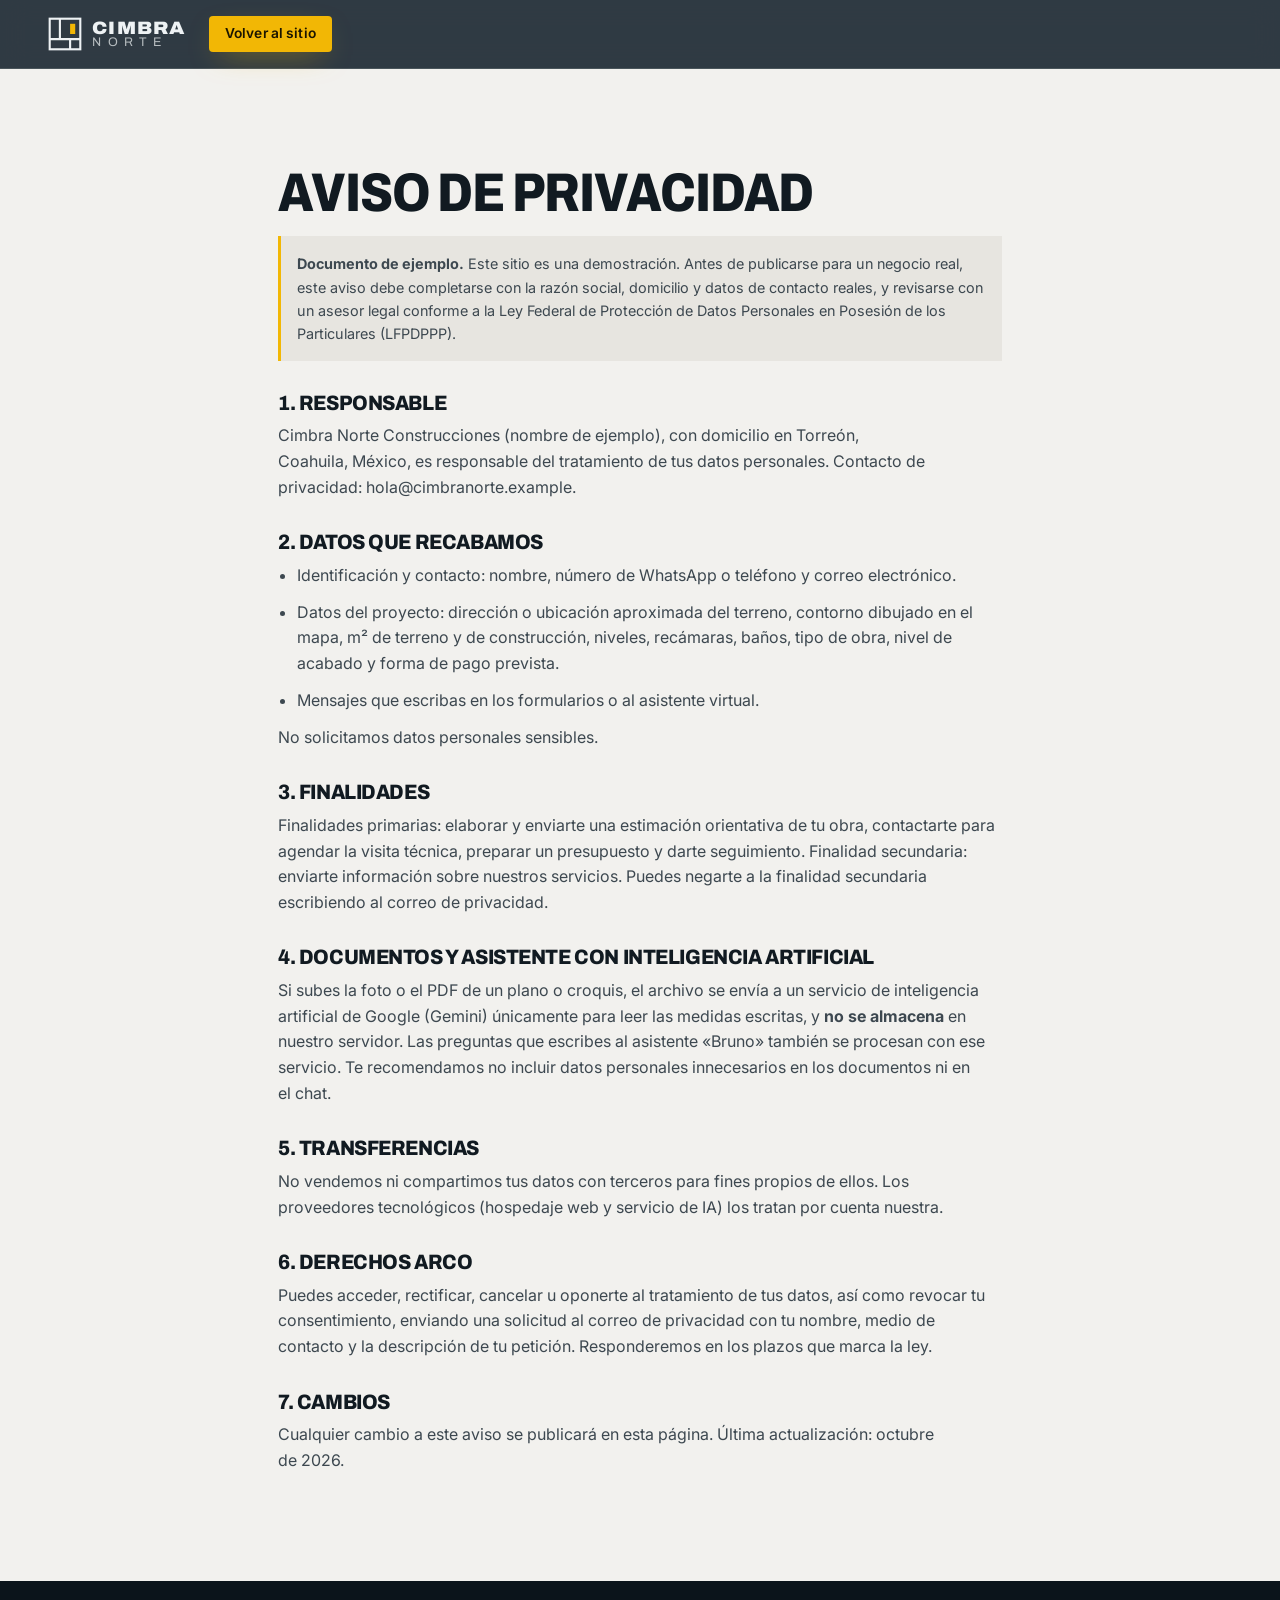
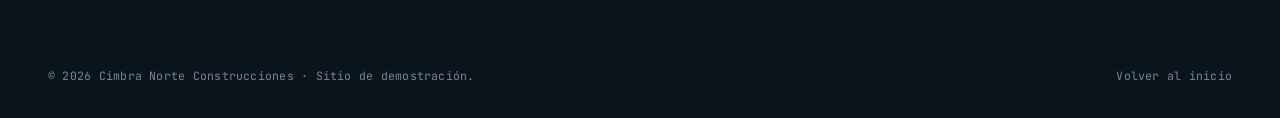
<file: aviso-de-privacidad.html>
<!DOCTYPE html>
<html lang="es-MX">
<head>
<meta charset="UTF-8">
<meta name="viewport" content="width=device-width, initial-scale=1">
<title>Aviso de privacidad | Cimbra Norte Construcciones</title>
<meta name="robots" content="noindex">
<link rel="icon" href="assets/favicon.svg" type="image/svg+xml">
<link rel="preconnect" href="https://fonts.googleapis.com">
<link rel="preconnect" href="https://fonts.gstatic.com" crossorigin>
<link rel="stylesheet" href="https://fonts.googleapis.com/css2?family=Archivo:wdth,wght@62..125,300..900&family=Inter:wght@400;500;600;700&family=JetBrains+Mono:wght@400;500&display=swap">
<link rel="stylesheet" href="styles.css?v=20261017">
</head>
<body>
<header class="nav"><div class="wrap nav-in"><a class="logo" href="index.html"><svg class="logo-mark" viewBox="0 0 40 40" aria-hidden="true"><rect x="2" y="2" width="36" height="36" fill="none" stroke="currentColor" stroke-width="2.5"/><path d="M2 26h36M14 26V2M26 38V26" stroke="currentColor" stroke-width="2.5"/><rect x="26" y="8" width="6" height="12" fill="#F2B705"/></svg><span class="logo-text"><b>CIMBRA</b><i>NORTE</i></span></a><a class="btn btn-accent btn-sm nav-cta" href="index.html#cotizador">Volver al sitio</a></div></header>
<main class="wrap legal">
  <h1>Aviso de privacidad</h1>
  <p class="legal-note"><b>Documento de ejemplo.</b> Este sitio es una demostración. Antes de publicarse para un negocio real, este aviso debe completarse con la razón social, domicilio y datos de contacto reales, y revisarse con un asesor legal conforme a la Ley Federal de Protección de Datos Personales en Posesión de los Particulares (LFPDPPP).</p>

  <h2>1. Responsable</h2>
  <p>Cimbra Norte Construcciones (nombre de ejemplo), con domicilio en Torreón, Coahuila, México, es responsable del tratamiento de tus datos personales. Contacto de privacidad: hola@cimbranorte.example.</p>

  <h2>2. Datos que recabamos</h2>
  <ul>
    <li>Identificación y contacto: nombre, número de WhatsApp o teléfono y correo electrónico.</li>
    <li>Datos del proyecto: dirección o ubicación aproximada del terreno, contorno dibujado en el mapa, m² de terreno y de construcción, niveles, recámaras, baños, tipo de obra, nivel de acabado y forma de pago prevista.</li>
    <li>Mensajes que escribas en los formularios o al asistente virtual.</li>
  </ul>
  <p>No solicitamos datos personales sensibles.</p>

  <h2>3. Finalidades</h2>
  <p>Finalidades primarias: elaborar y enviarte una estimación orientativa de tu obra, contactarte para agendar la visita técnica, preparar un presupuesto y darte seguimiento. Finalidad secundaria: enviarte información sobre nuestros servicios. Puedes negarte a la finalidad secundaria escribiendo al correo de privacidad.</p>

  <h2>4. Documentos y asistente con inteligencia artificial</h2>
  <p>Si subes la foto o el PDF de un plano o croquis, el archivo se envía a un servicio de inteligencia artificial de Google (Gemini) únicamente para leer las medidas escritas, y <b>no se almacena</b> en nuestro servidor. Las preguntas que escribes al asistente «Bruno» también se procesan con ese servicio. Te recomendamos no incluir datos personales innecesarios en los documentos ni en el chat.</p>

  <h2>5. Transferencias</h2>
  <p>No vendemos ni compartimos tus datos con terceros para fines propios de ellos. Los proveedores tecnológicos (hospedaje web y servicio de IA) los tratan por cuenta nuestra.</p>

  <h2>6. Derechos ARCO</h2>
  <p>Puedes acceder, rectificar, cancelar u oponerte al tratamiento de tus datos, así como revocar tu consentimiento, enviando una solicitud al correo de privacidad con tu nombre, medio de contacto y la descripción de tu petición. Responderemos en los plazos que marca la ley.</p>

  <h2>7. Cambios</h2>
  <p>Cualquier cambio a este aviso se publicará en esta página. Última actualización: octubre de 2026.</p>
</main>
<footer class="footer"><div class="wrap foot-bottom mono small"><span>© 2026 Cimbra Norte Construcciones · Sitio de demostración.</span><a href="index.html">Volver al inicio</a></div></footer>
</body>
</html>
</file>
<file: styles.css>
/* =============================================================
   Cimbra Norte — styles.css
   1. Tokens · 2. Reset · 3. Utilidades · 4. Tipografía · 5. Componentes
   6. Secciones · 7. Flotantes · 8. Responsive · 9. Reduced motion
   ============================================================= */

/* 1. Tokens ---------------------------------------------------- */
:root {
  --concrete-50: #F2F1EE;
  --concrete-100: #E7E5E0;
  --concrete-200: #D6D3CC;
  --concrete-300: #BDB9B1;
  --concrete-500: #8B877F;
  --concrete-700: #55524D;
  --steel-950: #0B141B;
  --steel-900: #101D27;
  --steel-800: #162733;
  --steel-700: #203646;
  --steel-600: #2D4759;
  --steel-400: #6F8899;
  --steel-200: #B9C7D0;
  --accent: #F2B705;
  --accent-2: #FFCB2E;
  --accent-ink: #1B1500;
  --wa: #1FAF5A;
  --ink: #111A21;
  --ink-soft: #3D4850;
  --line: rgba(17, 26, 33, .14);
  --line-light: rgba(233, 238, 241, .14);
  --display: "Archivo", "Arial Narrow", system-ui, sans-serif;
  --sans: "Inter", system-ui, -apple-system, "Segoe UI", sans-serif;
  --mono: "JetBrains Mono", ui-monospace, "SFMono-Regular", Menlo, monospace;
  --gutter: clamp(16px, 4vw, 48px);
  --maxw: 1320px;
  --radius: 4px;
  --ease-out: cubic-bezier(0.16, 1, 0.3, 1);
  --ease-soft: cubic-bezier(0.25, 0.46, 0.45, 0.94);
  --shadow: 0 30px 60px -30px rgba(11, 20, 27, .45);
  --noise: url("data:image/svg+xml,%3Csvg xmlns='http://www.w3.org/2000/svg' width='200' height='200'%3E%3Cfilter id='n'%3E%3CfeTurbulence type='fractalNoise' baseFrequency='.85' numOctaves='3' stitchTiles='stitch'/%3E%3CfeColorMatrix values='0 0 0 0 0 0 0 0 0 0 0 0 0 0 0 0 0 0 .55 0'/%3E%3C/filter%3E%3Crect width='100%25' height='100%25' filter='url(%23n)'/%3E%3C/svg%3E");
}

/* 2. Reset ----------------------------------------------------- */
*, *::before, *::after { box-sizing: border-box; margin: 0; }
html { -webkit-text-size-adjust: 100%; scroll-behavior: smooth; scroll-padding-top: 84px; }
body {
  font-family: var(--sans); font-size: 16px; line-height: 1.6; color: var(--ink);
  background: var(--concrete-50); -webkit-font-smoothing: antialiased;
  overflow-x: clip;
}
img, svg, video { display: block; max-width: 100%; }
img { height: auto; }
button { font: inherit; color: inherit; cursor: pointer; border: 0; background: none; }
input, select, textarea { font: inherit; color: inherit; }
a { color: inherit; text-decoration: none; }
p { text-wrap: pretty; }
h1, h2, h3, h4 { font-family: var(--display); text-wrap: balance; line-height: 1.02; letter-spacing: -0.02em; font-weight: 800; }
ul, ol { padding: 0; list-style: none; }
[hidden] { display: none !important; }
::selection { background: var(--accent); color: var(--accent-ink); }
:focus-visible { outline: 2px solid var(--accent); outline-offset: 3px; border-radius: 2px; }

/* 3. Utilidades ------------------------------------------------ */
.wrap { width: 100%; max-width: var(--maxw); margin-inline: auto; padding-inline: var(--gutter); }
.skip-link { position: fixed; top: -100px; left: 1rem; padding: .6rem 1rem; background: var(--accent); color: var(--accent-ink); z-index: 9999; font-weight: 600; }
.skip-link:focus { top: 1rem; }
.sr-only { position: absolute; width: 1px; height: 1px; overflow: hidden; clip: rect(0 0 0 0); white-space: nowrap; }
.mono { font-family: var(--mono); letter-spacing: .02em; }
.small { font-size: .84rem; }
.muted { opacity: .68; }
.hp { position: absolute; left: -9999px; width: 1px; height: 1px; opacity: 0; }
.pad { padding: 1.5rem; }
.img-tag {
  position: absolute; left: 10px; bottom: 10px; z-index: 3;
  font: 500 .66rem/1 var(--mono); letter-spacing: .06em; text-transform: uppercase;
  padding: .38rem .5rem; background: rgba(11, 20, 27, .72); color: #E8EDF0;
  backdrop-filter: blur(6px); -webkit-backdrop-filter: blur(6px); pointer-events: none;
}

/* 4. Tipografía ------------------------------------------------ */
.kicker { display: flex; align-items: center; gap: .7rem; font: 500 .78rem/1 var(--mono); letter-spacing: .14em; text-transform: uppercase; color: var(--steel-600); margin-bottom: 1.2rem; }
.kicker span { display: inline-grid; place-items: center; min-width: 2.2em; height: 2.2em; border: 1px solid currentColor; font-size: .9em; }
.kicker::after { content: ""; flex: 0 1 80px; height: 1px; background: currentColor; opacity: .5; }
.kicker-light { color: var(--steel-200); }
.sec-title { font-size: clamp(2.1rem, 5.4vw, 4.4rem); font-stretch: 88%; text-transform: uppercase; letter-spacing: -0.025em; }
.sec-title em { font-style: normal; color: var(--steel-600); font-stretch: 100%; font-weight: 300; display: block; text-transform: none; letter-spacing: -0.03em; }
.sec-lead { max-width: 60ch; font-size: clamp(1rem, 1.3vw, 1.14rem); color: var(--ink-soft); margin-top: 1.2rem; }
.sec-head { margin-bottom: clamp(2rem, 5vw, 4rem); }

/* 5. Componentes ----------------------------------------------- */
.btn {
  --bg: var(--steel-800); --fg: #fff;
  position: relative; display: inline-flex; align-items: center; justify-content: center; gap: .6rem;
  padding: .95rem 1.4rem; background: var(--bg); color: var(--fg);
  font: 600 .95rem/1 var(--sans); letter-spacing: .01em; border-radius: var(--radius);
  transition: transform .4s var(--ease-out), background-color .25s, box-shadow .3s; overflow: hidden; isolation: isolate;
}
.btn svg { width: 1.15em; height: 1.15em; flex: none; }
.btn::before { content: ""; position: absolute; inset: 0; background: rgba(255,255,255,.18); transform: translateX(-101%); transition: transform .5s var(--ease-out); z-index: -1; }
.btn:hover::before { transform: translateX(0); }
.btn-accent { --bg: var(--accent); --fg: var(--accent-ink); box-shadow: 0 10px 30px -12px rgba(242,183,5,.6); }
.btn-wa { --bg: var(--wa); --fg: #fff; }
.btn-ghost { --bg: transparent; --fg: currentColor; box-shadow: inset 0 0 0 1px currentColor; }
.btn-sm { padding: .7rem 1rem; font-size: .86rem; }
.btn-lg { padding: 1.1rem 1.6rem; font-size: 1rem; }
.btn[disabled] { opacity: .4; pointer-events: none; }
.chip { padding: .5rem .8rem; border: 1px solid var(--line-light); font: 500 .8rem/1 var(--mono); border-radius: 999px; transition: background .2s; }
.chip:hover { background: rgba(255,255,255,.08); }

.fld { display: grid; gap: .4rem; }
.fld > span { font: 500 .74rem/1.2 var(--mono); letter-spacing: .06em; text-transform: uppercase; opacity: .78; }
.fld input, .fld select, .fld textarea {
  width: 100%; padding: .85rem .9rem; border: 1px solid var(--line); background: #fff;
  border-radius: var(--radius); transition: border-color .2s, box-shadow .2s, background .2s; min-height: 48px;
}
.fld input:focus, .fld select:focus, .fld textarea:focus { outline: none; border-color: var(--accent); box-shadow: 0 0 0 3px rgba(242,183,5,.25); }
.fld-wide { grid-column: 1 / -1; }
.consent { display: flex; gap: .7rem; align-items: flex-start; font-size: .88rem; margin-top: 1rem; }
.consent input { width: 20px; height: 20px; margin-top: 2px; accent-color: var(--accent); flex: none; }
.consent a { text-decoration: underline; text-underline-offset: 3px; }

/* reveal (contenido primero: solo se oculta cuando JS está listo) */
.js-anim .reveal { opacity: 0; transform: translateY(26px); transition: opacity .9s var(--ease-out), transform .9s var(--ease-out); }
.js-anim .reveal.is-in { opacity: 1; transform: none; }

/* 6. Secciones ------------------------------------------------- */
.scroll-progress { position: fixed; inset: 0 0 auto 0; height: 3px; z-index: 120; pointer-events: none; }
.scroll-progress span { display: block; height: 100%; width: 100%; background: var(--accent); transform-origin: 0 50%; transform: scaleX(var(--p, 0)); }

/* Topbar */
.topbar { background: var(--steel-950); color: var(--steel-200); font-size: .74rem; }
.topbar-in { display: flex; align-items: center; gap: 1rem; min-height: 34px; }
.topbar-sep { flex: 1; }
.topbar-tel { color: var(--accent); }

/* Nav */
.nav { position: sticky; top: 0; z-index: 100; background: rgba(16, 29, 39, .86); color: #EEF2F4; backdrop-filter: blur(14px) saturate(1.2); -webkit-backdrop-filter: blur(14px) saturate(1.2); border-bottom: 1px solid var(--line-light); transition: background .3s; }
@supports not (backdrop-filter: blur(1px)) { .nav { background: var(--steel-900); } }
.nav-in { display: flex; align-items: center; gap: 1.5rem; min-height: 68px; }
.logo { display: inline-flex; align-items: center; gap: .65rem; }
.logo-mark { width: 34px; height: 34px; color: currentColor; }
.logo-text { display: flex; flex-direction: column; line-height: .92; font-family: var(--display); }
.logo-text b { font-weight: 900; font-stretch: 112%; font-size: 1.12rem; letter-spacing: .06em; }
.logo-text i { font-style: normal; font-weight: 400; font-size: .78rem; letter-spacing: .5em; opacity: .7; }
.nav-links { display: none; gap: 1.6rem; margin-left: auto; font-size: .9rem; }
.nav-links a { position: relative; opacity: .82; transition: opacity .2s; padding-block: .3rem; }
.nav-links a::after { content: ""; position: absolute; left: 0; right: 0; bottom: -2px; height: 2px; background: var(--accent); transform: scaleX(0); transform-origin: left; transition: transform .4s var(--ease-out); }
.nav-links a:hover { opacity: 1; }
.nav-links a:hover::after { transform: scaleX(1); }
.nav-cta { margin-left: auto; }
.nav-burger { width: 44px; height: 44px; display: grid; place-content: center; gap: 6px; }
.nav-burger span { display: block; width: 22px; height: 2px; background: currentColor; transition: transform .3s var(--ease-out); }
.nav-burger[aria-expanded="true"] span:first-child { transform: translateY(4px) rotate(45deg); }
.nav-burger[aria-expanded="true"] span:last-child { transform: translateY(-4px) rotate(-45deg); }
.nav-drawer { display: grid; padding: .5rem var(--gutter) 1.4rem; border-top: 1px solid var(--line-light); }
.nav-drawer a { padding: .9rem 0; border-bottom: 1px solid var(--line-light); font-family: var(--display); font-size: 1.4rem; font-weight: 700; text-transform: uppercase; font-stretch: 90%; }
.nav-drawer[hidden] { display: none; }

/* Hero */
.hero { position: relative; min-height: min(100svh, 980px); color: #F1F4F6; display: grid; grid-template-rows: 1fr auto; overflow: hidden; background: var(--steel-900); isolation: isolate; }
.hero-media { position: absolute; inset: -6% 0 0 0; z-index: -2; will-change: transform; }
.hero-media img { width: 100%; height: 100%; object-fit: cover; object-position: 62% 50%; }
.hero-media .img-tag { left: auto; right: 12px; bottom: auto; top: 10%; }
.hero-shade { position: absolute; inset: 0; z-index: -1;
  background:
    linear-gradient(90deg, rgba(11,20,27,.94) 0%, rgba(11,20,27,.78) 38%, rgba(11,20,27,.25) 70%, rgba(11,20,27,.1) 100%),
    linear-gradient(0deg, rgba(11,20,27,.95) 0%, rgba(11,20,27,0) 36%);
}
.hero-shade::after { content: ""; position: absolute; inset: 0; background-image: linear-gradient(var(--line-light) 1px, transparent 1px), linear-gradient(90deg, var(--line-light) 1px, transparent 1px); background-size: 64px 64px; mask-image: linear-gradient(90deg, #000 0%, transparent 55%); -webkit-mask-image: linear-gradient(90deg, #000 0%, transparent 55%); opacity: .5; }
.hero-blueprint { position: absolute; right: 2%; top: 12%; width: min(46vw, 560px); color: var(--accent); opacity: .55; z-index: -1; display: none; }
.bp-txt { fill: var(--accent); font: 12px var(--mono); letter-spacing: .1em; }
.hero-in { padding-top: clamp(3rem, 9vh, 7rem); padding-bottom: 2.5rem; align-self: center; }
.eyebrow { display: inline-flex; align-items: center; gap: .6rem; font: 500 .76rem/1.3 var(--mono); letter-spacing: .12em; text-transform: uppercase; color: var(--steel-200); padding: .5rem .8rem; border: 1px solid var(--line-light); background: rgba(11,20,27,.4); }
.dot { width: 8px; height: 8px; background: var(--accent); border-radius: 50%; box-shadow: 0 0 0 0 rgba(242,183,5,.7); animation: pulse 2.2s infinite; flex: none; }
@keyframes pulse { 70% { box-shadow: 0 0 0 10px rgba(242,183,5,0); } 100% { box-shadow: 0 0 0 0 rgba(242,183,5,0); } }
.hero-title { margin-top: 1.4rem; font-size: clamp(2.6rem, 9.4vw, 7.2rem); line-height: .9; font-stretch: 82%; font-weight: 900; text-transform: uppercase; letter-spacing: -0.03em; max-width: 13ch; }
.hero-title .line { display: block; overflow: hidden; padding-bottom: .04em; }
.hero-title .line > span { display: inline-block; }
.hero-title em { font-style: normal; color: var(--accent); position: relative; }
.hero-title em::after { content: ""; position: absolute; left: 0; right: 0; bottom: .06em; height: .07em; background: var(--accent); transform-origin: left; transform: scaleX(var(--u, 1)); }
.hero-sub { max-width: 52ch; margin-top: 1.5rem; font-size: clamp(1rem, 1.4vw, 1.2rem); color: #D3DCE2; }
.hero-sub strong { color: #fff; }
.hero-certs { display: flex; flex-wrap: wrap; gap: .5rem 1.4rem; margin-top: 1.6rem; font-size: .92rem; font-weight: 500; }
.hero-certs li { display: inline-flex; align-items: center; gap: .55rem; }
.cert-ico { font: 600 .66rem/1 var(--mono); color: var(--accent-ink); background: var(--accent); padding: .3rem .35rem; }
.hero-ctas { display: flex; flex-wrap: wrap; gap: .8rem; margin-top: 2rem; }
.hero-stats { border-top: 1px solid var(--line-light); background: rgba(11, 20, 27, .55); backdrop-filter: blur(8px); -webkit-backdrop-filter: blur(8px); }
.stats-in { display: grid; grid-template-columns: repeat(2, 1fr); position: relative; }
.stat { padding: 1.2rem 1rem 1.3rem 0; border-right: 1px solid var(--line-light); }
.stat:nth-child(2n) { border-right: 0; padding-left: 1rem; }
.stat b { display: block; font: 800 clamp(1.9rem, 4.4vw, 3.3rem)/1 var(--display); font-stretch: 85%; color: #fff; font-variant-numeric: tabular-nums; }
.stat span { display: block; font-size: .8rem; color: var(--steel-200); margin-top: .4rem; }
.stats-note { position: absolute; right: var(--gutter); top: -1.9rem; font-size: .68rem; color: var(--accent); }

/* Ticker */
.ticker { background: var(--accent); color: var(--accent-ink); overflow: hidden; border-block: 1px solid rgba(0,0,0,.2); }
.ticker-track { display: flex; width: max-content; gap: 1.6rem; padding: .85rem 0; animation: ticker 38s linear infinite; font: 700 1rem/1 var(--display); text-transform: uppercase; font-stretch: 90%; letter-spacing: .02em; white-space: nowrap; }
.ticker i { font-style: normal; opacity: .55; font-size: .7rem; align-self: center; }
@keyframes ticker { to { transform: translateX(-50%); } }

/* Secciones base */
.section { position: relative; padding-block: clamp(4.5rem, 10vw, 9rem); }
.section::before { content: ""; position: absolute; inset: 0; background-image: var(--noise); opacity: .045; pointer-events: none; mix-blend-mode: multiply; }

/* Servicios */
.services { background: var(--concrete-50); }
.svc-grid { display: grid; gap: 1.2rem; }
.svc-card { position: relative; background: #fff; border: 1px solid var(--line); transition: box-shadow .5s var(--ease-out), transform .5s var(--ease-out); transform-style: preserve-3d; }
.svc-card:hover { box-shadow: var(--shadow); }
.svc-img { position: relative; aspect-ratio: 4 / 3; overflow: hidden; background: var(--concrete-200); }
.svc-img img { width: 100%; height: 100%; object-fit: cover; transition: transform 1.2s var(--ease-out), filter .6s; filter: saturate(.85); }
.svc-card:hover .svc-img img { transform: scale(1.06); filter: saturate(1); }
.svc-body { padding: 1.4rem 1.3rem 1.6rem; position: relative; }
.svc-body::before { content: ""; position: absolute; top: 0; left: 1.3rem; width: 46px; height: 3px; background: var(--accent); transition: width .6s var(--ease-out); }
.svc-card:hover .svc-body::before { width: calc(100% - 2.6rem); }
.svc-num { font-size: .72rem; color: var(--concrete-500); }
.svc-body h3 { font-size: 1.5rem; text-transform: uppercase; font-stretch: 88%; margin: .4rem 0 .6rem; }
.svc-body p { color: var(--ink-soft); font-size: .95rem; }
.svc-list { margin-top: 1rem; display: grid; gap: .35rem; font-size: .86rem; }
.svc-list li { display: flex; gap: .55rem; align-items: baseline; }
.svc-list li::before { content: ""; width: 6px; height: 6px; background: var(--steel-600); flex: none; transform: translateY(-1px); }

/* Obras */
.works { background: var(--concrete-100); }
.sec-head-row { display: grid; gap: 1.5rem; align-items: end; }
.filters { display: flex; flex-wrap: wrap; gap: .5rem; }
.filter { padding: .7rem 1.1rem; border: 1px solid var(--line); font: 500 .82rem/1 var(--mono); letter-spacing: .04em; text-transform: uppercase; background: transparent; transition: background .25s, color .25s, border-color .25s; border-radius: 999px; }
.filter:hover { border-color: var(--ink); }
.filter.is-on { background: var(--steel-800); color: #fff; border-color: var(--steel-800); }
.works-grid { display: grid; gap: 1.2rem; }
.work-card { position: relative; transition: opacity .45s var(--ease-out), transform .45s var(--ease-out); }
.work-card.is-hidden { display: none; }
.work-open { position: relative; display: block; width: 100%; text-align: left; background: var(--steel-900); color: #fff; overflow: hidden; }
.work-img { aspect-ratio: 4 / 3; overflow: hidden; }
.work-img img { width: 100%; height: 100%; object-fit: cover; transition: transform 1.4s var(--ease-out), opacity .6s; opacity: .92; }
.work-open:hover .work-img img { transform: scale(1.07); opacity: .7; }
.work-meta { position: absolute; inset: auto 0 0 0; padding: 4rem 1.3rem 1.3rem; background: linear-gradient(0deg, rgba(11,20,27,.95) 10%, rgba(11,20,27,0)); }
.work-cat { display: inline-block; font-size: .7rem; letter-spacing: .1em; text-transform: uppercase; background: var(--accent); color: var(--accent-ink); padding: .3rem .5rem; }
.work-meta h3 { font-size: clamp(1.4rem, 2.6vw, 2.1rem); text-transform: uppercase; font-stretch: 86%; margin: .6rem 0 .8rem; }
.work-meta dl { display: flex; gap: 1.6rem; }
.work-meta dt { font: .66rem var(--mono); text-transform: uppercase; letter-spacing: .1em; color: var(--steel-200); }
.work-meta dd { font: 700 1.05rem/1.2 var(--display); }
.work-cta { display: inline-flex; gap: .4rem; margin-top: 1rem; font-weight: 600; font-size: .9rem; color: var(--accent); }
.work-cta i { font-style: normal; transition: transform .4s var(--ease-out); }
.work-open:hover .work-cta i { transform: translateX(6px); }
.work-open .img-tag { top: 10px; bottom: auto; left: auto; right: 10px; }
.works-empty { padding: 2rem 0; }

/* Ficha (dialog) */
.ficha { padding: 0; border: 0; max-width: min(1180px, 96vw); width: 100%; max-height: 94vh; background: var(--concrete-50); color: var(--ink); overflow: auto; }
.ficha::backdrop { background: rgba(11,20,27,.82); backdrop-filter: blur(4px); }
.ficha[open] { animation: fichaIn .5s var(--ease-out); }
@keyframes fichaIn { from { opacity: 0; transform: translateY(24px) scale(.98); } }
.ficha-in { display: grid; position: relative; }
.ficha-close { position: absolute; top: 10px; right: 10px; z-index: 5; width: 44px; height: 44px; background: var(--steel-900); color: #fff; font-size: 1.1rem; }
.ficha-main { position: relative; aspect-ratio: 4 / 3; background: var(--steel-900); }
.ficha-main img { width: 100%; height: 100%; object-fit: cover; }
.ficha-thumbs { display: grid; grid-template-columns: repeat(3, 1fr); gap: 4px; padding: 4px; background: var(--steel-900); }
.ficha-thumbs button { aspect-ratio: 4 / 3; overflow: hidden; opacity: .55; transition: opacity .25s; outline-offset: -3px; }
.ficha-thumbs button.is-on, .ficha-thumbs button:hover { opacity: 1; }
.ficha-thumbs img { width: 100%; height: 100%; object-fit: cover; }
.ficha-info { padding: 1.6rem 1.4rem 2rem; }
.ficha-info h3 { font-size: clamp(1.8rem, 3.4vw, 2.8rem); text-transform: uppercase; font-stretch: 86%; margin-top: .8rem; }
.ficha-flag { font-size: .72rem; color: #8a6400; margin-top: .4rem; }
.ficha-data { display: grid; grid-template-columns: repeat(2, 1fr); border-top: 1px solid var(--line); margin: 1.2rem 0; }
.ficha-data div { padding: .8rem 0; border-bottom: 1px solid var(--line); }
.ficha-data dt { font: .68rem var(--mono); text-transform: uppercase; letter-spacing: .1em; color: var(--concrete-500); }
.ficha-data dd { font: 700 1.1rem var(--display); }
.ficha-story { display: grid; gap: .9rem; font-size: .95rem; color: var(--ink-soft); margin-bottom: 1.5rem; }
.ficha-story b { color: var(--ink); display: block; font: 600 .74rem var(--mono); text-transform: uppercase; letter-spacing: .1em; }

/* Antes/después */
.ba { background: var(--steel-900); color: #EEF2F4; }
.ba .sec-title em { color: var(--steel-200); }
.ba .sec-lead { color: var(--steel-200); }
.ba .kicker { color: var(--steel-200); }
.ba-grid { display: grid; gap: 2.5rem; align-items: center; }
.ba-data { display: flex; gap: 2rem; margin: 2rem 0 1rem; padding-top: 1.2rem; border-top: 1px solid var(--line-light); }
.ba-data dt { font: .68rem var(--mono); text-transform: uppercase; letter-spacing: .1em; color: var(--steel-400); }
.ba-data dd { font: 800 1.5rem var(--display); color: var(--accent); }
.ba-slider { position: relative; aspect-ratio: 4 / 3; overflow: hidden; user-select: none; touch-action: pan-y; background: #000; box-shadow: var(--shadow); }
.ba-slider img { position: absolute; inset: 0; width: 100%; height: 100%; object-fit: cover; }
.ba-before-wrap { position: absolute; inset: 0; clip-path: inset(0 calc(100% - var(--pos)) 0 0); }
.ba-before { filter: saturate(.85); }
.ba-handle { position: absolute; top: 0; bottom: 0; left: var(--pos); width: 3px; background: var(--accent); transform: translateX(-50%); pointer-events: none; }
.ba-handle span { position: absolute; top: 50%; left: 50%; transform: translate(-50%, -50%); width: 54px; height: 54px; border-radius: 50%; background: var(--accent); color: var(--accent-ink); display: grid; place-items: center; font-size: 1.3rem; font-weight: 700; box-shadow: 0 10px 30px rgba(0,0,0,.4); }
.ba-range { position: absolute; inset: 0; width: 100%; height: 100%; opacity: 0; cursor: ew-resize; margin: 0; }
.ba-range:focus-visible + .ba-handle, .ba-slider:focus-within .ba-handle span { outline: 3px solid #fff; }
.ba-label { position: absolute; top: 12px; padding: .35rem .6rem; font-size: .72rem; text-transform: uppercase; letter-spacing: .12em; background: rgba(11,20,27,.75); z-index: 2; pointer-events: none; }
.ba-label-l { left: 12px; }
.ba-label-r { right: 12px; background: var(--accent); color: var(--accent-ink); }

/* Proceso */
.process { background: var(--concrete-50); overflow: hidden; }
.process::after { content: ""; position: absolute; inset: 0; background-image: linear-gradient(var(--line) 1px, transparent 1px), linear-gradient(90deg, var(--line) 1px, transparent 1px); background-size: 48px 48px; opacity: .35; pointer-events: none; }
.process-pin { position: relative; z-index: 1; }
.process-head { margin-bottom: 2.5rem; }
.process-track { position: relative; padding-inline: var(--gutter); max-width: var(--maxw); margin-inline: auto; }
.steps { display: grid; gap: 1px; background: var(--line); border: 1px solid var(--line); counter-reset: s; }
.step { position: relative; background: var(--concrete-50); padding: 1.6rem 1.3rem 1.5rem; display: grid; gap: .5rem; transition: background .4s; }
.step:hover { background: #fff; }
.step-n { font: 900 3.4rem/1 var(--display); font-stretch: 80%; color: transparent; -webkit-text-stroke: 1.4px var(--steel-600); }
.step:hover .step-n, .step.is-active .step-n { color: var(--accent); -webkit-text-stroke-color: var(--accent); }
.step h3 { font-size: 1.4rem; text-transform: uppercase; font-stretch: 88%; }
.step p { font-size: .92rem; color: var(--ink-soft); }
.step-t { justify-self: start; margin-top: .4rem; font-size: .76rem; padding: .35rem .55rem; background: var(--steel-800); color: #fff; }
.process-rail { display: none; }
.process-note { margin-top: 1.2rem; }

/* Por qué nosotros */
.why { background: var(--concrete-100); }
.why-grid { display: grid; gap: 3rem; align-items: start; }
.why-media { position: relative; aspect-ratio: 4 / 5; overflow: hidden; background: var(--steel-800); }
.why-media img { width: 100%; height: 100%; object-fit: cover; }
.why-media .img-tag { top: 10px; bottom: auto; }
.why-badge { position: absolute; right: 0; bottom: 0; max-width: 260px; display: flex; gap: .9rem; align-items: center; padding: 1.1rem 1.2rem; background: var(--accent); color: var(--accent-ink); }
.why-badge b { font: 900 3rem/1 var(--display); }
.why-badge span { font-size: .86rem; font-weight: 600; line-height: 1.3; }
.why-list { display: grid; gap: 0; margin-top: 2rem; border-top: 1px solid var(--line); }
.why-list li { display: grid; grid-template-columns: 52px 1fr; gap: 1rem; padding: 1.3rem 0; border-bottom: 1px solid var(--line); }
.why-ico { width: 52px; height: 52px; display: grid; place-items: center; background: var(--steel-800); color: var(--accent); }
.why-ico svg { width: 26px; height: 26px; }
.why-list h3 { font-size: 1.25rem; text-transform: uppercase; font-stretch: 90%; margin-bottom: .3rem; }
.why-list p { font-size: .94rem; color: var(--ink-soft); }
.compare { display: grid; gap: 1px; margin-top: 2rem; background: var(--line); border: 1px solid var(--line); }
.compare-col { padding: 1.3rem; }
.compare-col h4 { font-size: 1rem; text-transform: uppercase; margin-bottom: .8rem; font-stretch: 92%; }
.compare-col li { font-size: .9rem; padding: .3rem 0 .3rem 1.6rem; position: relative; }
.compare-bad { background: var(--concrete-50); color: var(--ink-soft); }
.compare-bad li::before { content: "✕"; position: absolute; left: 0; color: #B4532A; font-weight: 700; }
.compare-good { background: var(--steel-800); color: #fff; }
.compare-good li::before { content: "✓"; position: absolute; left: 0; color: var(--accent); font-weight: 700; }

/* Cotizador */
.quoter { background: radial-gradient(80% 60% at 85% 0%, rgba(45,71,89,.75), transparent 60%), var(--steel-900); color: #EEF2F4; }
.quoter::before { opacity: .08; mix-blend-mode: screen; }
.quoter .sec-title em { color: var(--accent); }
.quoter .sec-lead { color: var(--steel-200); }
.q-shell { position: relative; background: var(--steel-800); border: 1px solid var(--line-light); box-shadow: 0 50px 100px -40px rgba(0,0,0,.7); }
.q-steps { display: flex; overflow-x: auto; border-bottom: 1px solid var(--line-light); scrollbar-width: none; }
.q-steps::-webkit-scrollbar { display: none; }
.q-steps li { flex: 1 0 auto; display: flex; align-items: center; gap: .55rem; padding: 1rem 1.1rem; font: 500 .78rem var(--mono); text-transform: uppercase; letter-spacing: .08em; color: var(--steel-400); border-right: 1px solid var(--line-light); position: relative; white-space: nowrap; }
.q-steps li span { display: grid; place-items: center; width: 24px; height: 24px; border: 1px solid currentColor; font-size: .72rem; }
.q-steps li.is-on { color: #fff; }
.q-steps li.is-on span, .q-steps li.is-done span { background: var(--accent); color: var(--accent-ink); border-color: var(--accent); }
.q-steps li.is-on::after { content: ""; position: absolute; left: 0; right: 0; bottom: -1px; height: 2px; background: var(--accent); }
.q-steps li.is-done { color: var(--steel-200); }
.q-form { padding: clamp(1.3rem, 3vw, 2.6rem); }
.q-step { border: 0; padding: 0; min-width: 0; display: none; }
.q-step.is-on { display: block; animation: stepIn .55s var(--ease-out); }
@keyframes stepIn { from { opacity: 0; transform: translateX(18px); } }
.q-legend { font: 800 clamp(1.4rem, 2.6vw, 2rem)/1.1 var(--display); text-transform: uppercase; font-stretch: 88%; margin-bottom: 1.4rem; padding: 0; }
.q-legend .muted { font-weight: 400; text-transform: none; font-size: .7em; }
.q-sub { font: 500 .78rem var(--mono); text-transform: uppercase; letter-spacing: .1em; color: var(--steel-200); margin: 1.6rem 0 .8rem; }
.q-grid { display: grid; gap: 1rem; grid-template-columns: repeat(2, 1fr); margin-top: 1.4rem; }
.q-form .fld input, .q-form .fld select { background: var(--steel-900); border-color: var(--line-light); color: #fff; }
.q-form .fld select option { background: var(--steel-900); }
.q-form .fld input::placeholder { color: var(--steel-400); }
.fld.is-ai input { border-color: var(--accent); background: rgba(242,183,5,.08); }
.fld.is-missing input { border-style: dashed; border-color: #E8590C; }
.fld.is-ai > span::after { content: " · leído por IA"; color: var(--accent); text-transform: none; }
.fld.is-missing > span::after { content: " · no venía escrito"; color: #FF9A5C; text-transform: none; }
.q-hint { font-size: .78rem; color: var(--steel-400); margin-top: 1rem; }
.q-privacy { margin-top: .4rem; }
.q-privacy a { text-decoration: underline; }
.q-nav { display: flex; justify-content: space-between; gap: 1rem; margin-top: 2rem; padding-top: 1.4rem; border-top: 1px solid var(--line-light); flex-wrap: wrap; }
.q-error { color: #FFB27D; font-size: .9rem; min-height: 1.2em; margin-top: .8rem; }

.drop { position: relative; display: grid; place-items: center; gap: .6rem; text-align: center; padding: 2.2rem 1.2rem; border: 1.5px dashed var(--steel-400); background: repeating-linear-gradient(-45deg, rgba(255,255,255,.02) 0 12px, transparent 12px 24px); cursor: pointer; transition: border-color .25s, background-color .25s; }
.drop:hover, .drop.is-over { border-color: var(--accent); background-color: rgba(242,183,5,.06); }
.drop input { position: absolute; inset: 0; opacity: 0; cursor: pointer; }
.drop-ico { width: 54px; height: 54px; color: var(--accent); }
.drop-t b { color: #fff; }
.drop-t { color: var(--steel-200); }
.drop-s { font-size: .72rem; color: var(--steel-400); }
.scan { display: grid; grid-template-columns: 120px 1fr; gap: 1.2rem; align-items: center; margin-top: 1.2rem; padding: 1rem; background: var(--steel-900); border: 1px solid var(--line-light); }
.scan-preview { position: relative; width: 120px; aspect-ratio: 1; overflow: hidden; background: #fff; }
.scan-preview img { width: 100%; height: 100%; object-fit: cover; }
.scan-pdf { position: absolute; inset: 0; display: grid; place-items: center; background: var(--steel-700); font-size: 1.2rem; color: var(--accent); }
.scan-beam { position: absolute; left: 0; right: 0; height: 30%; background: linear-gradient(180deg, transparent, rgba(242,183,5,.55), transparent); top: -30%; animation: beam 1.6s var(--ease-soft) infinite; }
.scan.is-done .scan-beam { display: none; }
@keyframes beam { to { top: 100%; } }
.scan-msg { font-size: .95rem; }
.extract { margin-top: 1rem; }
.extract-h { display: flex; gap: .6rem; align-items: center; flex-wrap: wrap; font-size: .92rem; }
.ok-dot { width: 10px; height: 10px; border-radius: 50%; background: var(--accent); }

.addr { position: relative; }
.addr-list { position: absolute; z-index: 600; left: 0; right: 0; top: 100%; background: var(--steel-900); border: 1px solid var(--line-light); max-height: 260px; overflow: auto; }
.addr-list li { padding: .8rem 1rem; cursor: pointer; font-size: .9rem; border-bottom: 1px solid var(--line-light); }
.addr-list li:hover, .addr-list li[aria-selected="true"] { background: var(--steel-700); }
.draw { display: grid; gap: 1rem; margin-top: 1.2rem; }
.draw-map { height: 380px; background: var(--steel-700); border: 1px solid var(--line-light); cursor: crosshair; z-index: 1; }
.draw-tools { display: grid; gap: .9rem; align-content: start; }
.draw-help { font-size: .92rem; color: var(--steel-200); }
.draw-help b { color: #fff; }
.draw-btns { display: flex; flex-wrap: wrap; gap: .5rem; }
.draw-area { display: grid; padding: 1rem; background: var(--steel-900); border-left: 3px solid var(--accent); }
.draw-area span { font-size: .72rem; text-transform: uppercase; letter-spacing: .1em; color: var(--steel-400); }
.draw-area b { font: 800 2rem var(--display); color: var(--accent); }
.vtx { width: 14px; height: 14px; border-radius: 50%; background: var(--accent); border: 2px solid #111; box-shadow: 0 0 0 3px rgba(242,183,5,.35); }

.opt-grid { display: grid; gap: .6rem; grid-template-columns: repeat(2, 1fr); }
.opt { position: relative; cursor: pointer; }
.opt input { position: absolute; opacity: 0; }
.opt > span { display: grid; gap: .2rem; height: 100%; padding: 1rem; border: 1px solid var(--line-light); background: var(--steel-900); transition: border-color .2s, background .2s, transform .3s var(--ease-out); }
.opt b { font: 700 1.05rem var(--display); text-transform: uppercase; font-stretch: 92%; }
.opt i { font-style: normal; font-size: .8rem; color: var(--steel-400); line-height: 1.35; }
.opt em { font-style: normal; font-size: .74rem; color: var(--accent); margin-top: .3rem; }
.opt:hover > span { border-color: var(--steel-400); }
.opt input:checked + span { border-color: var(--accent); background: rgba(242,183,5,.1); box-shadow: inset 0 0 0 1px var(--accent); }
.opt input:focus-visible + span { outline: 2px solid var(--accent); outline-offset: 2px; }
.q-grid-3 { grid-template-columns: 1fr; }

.q-teaser { position: relative; padding: 1.4rem; background: var(--steel-900); border: 1px solid var(--line-light); }
.teaser-blur { display: grid; gap: .3rem; filter: blur(6px); user-select: none; margin-bottom: 1rem; }
.teaser-blur span:first-child { font: 800 clamp(1.4rem, 3vw, 2.4rem) var(--display); color: var(--accent); }
.q-teaser p { color: var(--steel-200); }

.result { display: grid; gap: 1.2rem; }
.result-k { font-size: .76rem; text-transform: uppercase; letter-spacing: .12em; color: var(--steel-200); }
.result-range { display: flex; flex-wrap: wrap; align-items: baseline; gap: .3rem .8rem; font: 900 clamp(2rem, 5.6vw, 4.4rem)/1 var(--display); font-stretch: 82%; color: var(--accent); margin: .6rem 0; font-variant-numeric: tabular-nums; }
.result-range i { font-style: normal; color: var(--steel-400); font-weight: 300; }
.result-ctx { color: var(--steel-200); font-size: .95rem; }
.result-bars { display: grid; gap: 1rem; margin-top: 1.6rem; }
.rbar-h { display: flex; justify-content: space-between; gap: 1rem; font-size: .9rem; margin-bottom: .4rem; }
.rbar-h b { font-family: var(--display); font-variant-numeric: tabular-nums; }
.rbar-t { height: 10px; background: var(--steel-900); overflow: hidden; }
.rbar-t span { display: block; height: 100%; width: 0; background: var(--accent); transition: width 1.4s var(--ease-out); }
.rbar-t [data-bar="acab"] { background: var(--steel-200); }
.rbar-t [data-bar="proy"] { background: var(--steel-400); }
.result-side { display: grid; gap: 1px; background: var(--line-light); grid-template-columns: 1fr 1fr; }
.rcard { background: var(--steel-900); padding: 1.1rem; display: grid; gap: .3rem; align-content: start; }
.rcard span { font-size: .7rem; text-transform: uppercase; letter-spacing: .1em; color: var(--steel-400); }
.rcard b { font: 800 1.5rem/1.1 var(--display); }
.rcard small { color: var(--steel-400); font-size: .74rem; line-height: 1.35; }
.rcard-accent { grid-column: 1 / -1; background: var(--accent); color: var(--accent-ink); }
.rcard-accent span, .rcard-accent small { color: rgba(27,21,0,.72); }
.result-legal { margin-top: 1.6rem; font-size: .86rem; color: var(--steel-200); padding: 1rem 1.1rem; border-left: 3px solid var(--accent); background: rgba(255,255,255,.03); }
.result-saved { margin-top: .9rem; font-size: .9rem; color: #8DE0AE; }
.q-nav-final { align-items: center; }

/* Financiamiento */
.finance { background: var(--concrete-50); }
.fin-grid { display: grid; gap: 3rem; }
.pay-list { display: grid; gap: 1px; background: var(--line); border: 1px solid var(--line); margin: 2rem 0 1rem; }
.pay-list li { display: grid; gap: .2rem; padding: 1.1rem 1.2rem; background: var(--concrete-50); transition: background .3s; }
.pay-list li:hover { background: #fff; }
.pay-list b { font: 700 1.15rem var(--display); text-transform: uppercase; font-stretch: 92%; }
.pay-list span { font-size: .9rem; color: var(--ink-soft); }
.sim { align-self: start; padding: clamp(1.4rem, 3vw, 2.4rem); background: var(--steel-800); color: #fff; box-shadow: var(--shadow); position: relative; }
.sim::before { content: ""; position: absolute; top: 0; left: 0; width: 80px; height: 4px; background: var(--accent); }
.sim-title { font-size: 1.6rem; text-transform: uppercase; font-stretch: 88%; margin-bottom: 1.4rem; }
.sim-row { display: grid; gap: .6rem; margin-bottom: 1.3rem; }
.sim-row > span { display: flex; justify-content: space-between; font-size: .88rem; color: var(--steel-200); }
.sim-row output { font: 700 1rem var(--display); color: #fff; font-variant-numeric: tabular-nums; }
input[type="range"] { -webkit-appearance: none; appearance: none; width: 100%; height: 28px; background: transparent; }
input[type="range"]::-webkit-slider-runnable-track { height: 4px; background: linear-gradient(90deg, var(--accent) var(--fill, 50%), var(--steel-600) var(--fill, 50%)); }
input[type="range"]::-moz-range-track { height: 4px; background: var(--steel-600); }
input[type="range"]::-moz-range-progress { height: 4px; background: var(--accent); }
input[type="range"]::-webkit-slider-thumb { -webkit-appearance: none; width: 22px; height: 22px; margin-top: -9px; background: var(--accent); border: 3px solid var(--steel-900); border-radius: 50%; cursor: pointer; }
input[type="range"]::-moz-range-thumb { width: 18px; height: 18px; background: var(--accent); border: 3px solid var(--steel-900); border-radius: 50%; cursor: pointer; }
.sim-res { display: grid; grid-template-columns: 1fr 1fr; gap: 1px; background: var(--line-light); margin-top: 1.6rem; }
.sim-res div { background: var(--steel-900); padding: 1rem; display: grid; gap: .2rem; }
.sim-res div:first-child { grid-column: 1 / -1; background: var(--accent); color: var(--accent-ink); }
.sim-res span { font-size: .7rem; text-transform: uppercase; letter-spacing: .1em; opacity: .7; }
.sim-res b { font: 800 1.4rem var(--display); font-variant-numeric: tabular-nums; }
.sim-res div:first-child b { font-size: clamp(2rem, 4vw, 2.8rem); }
.sim-legal { margin-top: 1rem; color: var(--steel-200); }

/* Testimonios */
.testi { background: var(--concrete-100); }
.testi-grid { display: grid; gap: 1.2rem; }
.tcard { position: relative; padding: 2rem 1.6rem 1.6rem; background: #fff; border: 1px solid var(--line); display: grid; gap: 1.4rem; align-content: space-between; }
.tcard::before { content: "“"; position: absolute; top: -.2rem; right: 1.2rem; font: 900 6rem/1 var(--display); color: var(--accent); opacity: .9; }
.tag-demo { justify-self: start; font-size: .66rem; text-transform: uppercase; letter-spacing: .1em; padding: .3rem .5rem; background: var(--concrete-100); color: var(--concrete-700); }
.tcard blockquote { font-size: 1.05rem; line-height: 1.55; }
.tcard figcaption { display: grid; border-top: 1px solid var(--line); padding-top: 1rem; }
.tcard figcaption b { font-family: var(--display); text-transform: uppercase; }
.tcard figcaption span { font-size: .84rem; color: var(--concrete-500); }

/* FAQ */
.faq { background: var(--concrete-50); }
.faq-grid { display: grid; gap: 2rem; }
.faq-list { border-top: 1px solid var(--line); }
.qa { border-bottom: 1px solid var(--line); }
.qa summary { list-style: none; cursor: pointer; display: flex; justify-content: space-between; gap: 1.2rem; align-items: center; padding: 1.3rem 0; font: 700 clamp(1.05rem, 1.8vw, 1.3rem)/1.25 var(--display); }
.qa summary::-webkit-details-marker { display: none; }
.qa summary::after { content: "+"; flex: none; width: 36px; height: 36px; display: grid; place-items: center; border: 1px solid var(--line); font: 400 1.4rem var(--sans); transition: transform .4s var(--ease-out), background .3s, color .3s; }
.qa[open] summary::after { transform: rotate(45deg); background: var(--accent); border-color: var(--accent); color: var(--accent-ink); }
.qa div { padding: 0 0 1.4rem; color: var(--ink-soft); max-width: 70ch; }

/* Cobertura */
.coverage { background: var(--steel-900); color: #EEF2F4; }
.coverage .kicker { color: var(--steel-200); }
.coverage .sec-title em { color: var(--accent); }
.cov-grid { display: grid; gap: 2rem; }
.cov-list { margin: 2rem 0 1rem; border-top: 1px solid var(--line-light); }
.cov-list li { display: flex; justify-content: space-between; gap: 1rem; padding: .9rem 0; border-bottom: 1px solid var(--line-light); }
.cov-list b { font: 700 1.15rem var(--display); text-transform: uppercase; }
.cov-list span { font: .78rem var(--mono); color: var(--accent); align-self: center; }
.cov-map { height: 420px; background: var(--steel-800); border: 1px solid var(--line-light); z-index: 1; }
.pin { width: 18px; height: 18px; background: var(--accent); border: 3px solid var(--steel-900); transform: rotate(45deg); box-shadow: 0 0 0 6px rgba(242,183,5,.25); }
.pin-office { width: 24px; height: 24px; background: #fff; border-color: var(--accent); }
.leaflet-container { font-family: var(--sans); background: var(--steel-700); }
.leaflet-popup-content-wrapper, .leaflet-popup-tip { border-radius: 2px; }

/* Contacto */
.contact { background: var(--steel-800); color: #EEF2F4; }
.contact .sec-title em { color: var(--accent); }
.contact .sec-lead { color: var(--steel-200); }
.contact-grid { display: grid; gap: 3rem; }
.contact-list { margin: 2rem 0 1rem; display: grid; gap: 0; border-top: 1px solid var(--line-light); }
.contact-list li { display: grid; grid-template-columns: 110px 1fr; gap: 1rem; padding: .9rem 0; border-bottom: 1px solid var(--line-light); align-items: baseline; }
.contact-list .mono { font-size: .72rem; text-transform: uppercase; letter-spacing: .1em; color: var(--steel-400); }
.contact-list a { font-weight: 600; }
.contact-list a:hover { color: var(--accent); }
.cform { padding: clamp(1.4rem, 3vw, 2.4rem); background: var(--concrete-50); color: var(--ink); align-self: start; }
.cform .q-grid { margin-top: 0; }
.cform .q-error { color: #8A3B0E; }
.cform .q-error.is-ok { color: #12703A; }
.cform-btns { display: flex; flex-wrap: wrap; gap: .8rem; margin-top: 1.4rem; }

/* Footer */
.footer { background: var(--steel-950); color: var(--steel-200); padding: 4rem 0 2rem; }
.foot-grid { display: grid; gap: 2rem; padding-bottom: 2.5rem; border-bottom: 1px solid var(--line-light); }
.logo-foot { color: #fff; margin-bottom: 1rem; }
.footer nav { display: grid; gap: .5rem; align-content: start; }
.footer nav b { color: #fff; font: 600 .74rem var(--mono); text-transform: uppercase; letter-spacing: .12em; margin-bottom: .3rem; }
.footer nav a:hover { color: var(--accent); }
.foot-bottom { display: grid; gap: .5rem; padding-top: 1.4rem; font-size: .72rem; color: var(--steel-400); }

/* 7. Flotantes ------------------------------------------------- */
.fab-wa { position: fixed; right: 16px; bottom: 16px; z-index: 90; width: 58px; height: 58px; border-radius: 50%; background: var(--wa); color: #fff; display: grid; place-items: center; box-shadow: 0 14px 30px -8px rgba(31,175,90,.6); transition: transform .4s var(--ease-out); }
.fab-wa svg { width: 30px; height: 30px; }
.fab-wa:hover { transform: scale(1.08); }
.fab-wa::after { content: ""; position: absolute; inset: 0; border-radius: 50%; border: 2px solid var(--wa); animation: ring 2.6s infinite; }
@keyframes ring { 0% { transform: scale(1); opacity: .8; } 80%, 100% { transform: scale(1.6); opacity: 0; } }

.chat { position: fixed; right: 16px; bottom: 86px; z-index: 95; }
.chat-fab { display: flex; align-items: center; gap: .6rem; height: 52px; padding: 0 1.1rem 0 .5rem; background: var(--steel-800); color: #fff; border: 1px solid var(--line-light); border-radius: 999px; box-shadow: 0 16px 40px -14px rgba(0,0,0,.6); transition: transform .4s var(--ease-out); }
.chat-fab:hover { transform: translateY(-2px); }
.chat-fab-ico { width: 38px; height: 38px; border-radius: 50%; background: var(--accent); color: var(--accent-ink); display: grid; place-items: center; }
.chat-fab-ico svg { width: 20px; height: 20px; }
.chat-fab-txt { font-weight: 600; font-size: .88rem; }
.chat.is-open .chat-fab { display: none; }
.chat-panel { position: fixed; right: 12px; bottom: 12px; width: min(400px, calc(100vw - 24px)); height: min(620px, calc(100svh - 24px)); display: flex; flex-direction: column; background: var(--concrete-50); color: var(--ink); box-shadow: 0 40px 80px -20px rgba(0,0,0,.55); border: 1px solid var(--line); z-index: 130; animation: chatIn .45s var(--ease-out); }
.chat-panel[hidden] { display: none; }
@keyframes chatIn { from { opacity: 0; transform: translateY(20px); } }
.chat-head { display: flex; align-items: center; gap: .8rem; padding: .9rem 1rem; background: var(--steel-900); color: #fff; }
.chat-head div { display: grid; flex: 1; line-height: 1.25; }
.chat-head span { font-size: .76rem; color: var(--steel-200); }
.chat-avatar { width: 40px; height: 40px; display: grid; place-items: center; background: var(--accent); color: var(--accent-ink); font: 900 1.2rem var(--display); }
.chat-x { width: 40px; height: 40px; }
.chat-log { flex: 1; overflow-y: auto; padding: 1rem; display: flex; flex-direction: column; gap: .7rem; overscroll-behavior: contain; }
.msg { max-width: 86%; padding: .75rem .95rem; font-size: .93rem; line-height: 1.5; white-space: pre-wrap; }
.msg-bot { align-self: flex-start; background: #fff; border: 1px solid var(--line); }
.msg-user { align-self: flex-end; background: var(--steel-800); color: #fff; }
.msg-typing { display: flex; gap: 4px; }
.msg-typing i { width: 7px; height: 7px; border-radius: 50%; background: var(--concrete-500); animation: typing 1s infinite; }
.msg-typing i:nth-child(2) { animation-delay: .15s; }
.msg-typing i:nth-child(3) { animation-delay: .3s; }
@keyframes typing { 50% { transform: translateY(-4px); opacity: .4; } }
.msg-actions { display: flex; flex-wrap: wrap; gap: .4rem; margin-top: .6rem; }
.msg-actions a { font-size: .8rem; font-weight: 600; padding: .45rem .7rem; background: var(--accent); color: var(--accent-ink); }
.msg-actions a.wa { background: var(--wa); color: #fff; }
.chat-sugs { display: flex; gap: .4rem; overflow-x: auto; padding: 0 1rem .6rem; scrollbar-width: none; }
.chat-sugs button { flex: none; font-size: .78rem; padding: .5rem .7rem; border: 1px solid var(--line); background: #fff; border-radius: 999px; }
.chat-sugs button:hover { border-color: var(--steel-600); }
.chat-form { display: flex; border-top: 1px solid var(--line); }
.chat-form input { flex: 1; padding: 1rem; border: 0; background: #fff; min-width: 0; font-size: 16px; }
.chat-form input:focus { outline: none; }
.chat-form button { width: 56px; background: var(--accent); color: var(--accent-ink); display: grid; place-items: center; }
.chat-form button svg { width: 22px; height: 22px; }
.chat-legal { font-size: .68rem; color: var(--concrete-500); padding: .5rem 1rem .7rem; background: #fff; }
.chat-legal a { text-decoration: underline; }

/* Página legal */
.legal { padding-block: clamp(3rem, 8vw, 6rem); max-width: 820px; }
.legal h1 { font-size: clamp(2rem, 5vw, 3.4rem); text-transform: uppercase; font-stretch: 86%; margin-bottom: 1rem; }
.legal h2 { font-size: 1.3rem; margin: 2rem 0 .6rem; text-transform: uppercase; font-stretch: 92%; }
.legal p, .legal li { color: var(--ink-soft); margin-bottom: .7rem; }
.legal ul { list-style: disc; padding-left: 1.2rem; }
.legal-note { padding: 1rem; background: var(--concrete-100); border-left: 3px solid var(--accent); font-size: .9rem; }

/* 8. Responsive ----------------------------------------------- */
@media (max-width: 539px) {
  .hide-sm { display: none; }
  .hero-ctas .btn { flex: 1 1 100%; }
  .chat-fab-txt { display: none; }
  .chat-fab { padding: 0 .5rem; width: 52px; justify-content: center; }
  .chat { bottom: 84px; right: 19px; }
  .q-grid { grid-template-columns: 1fr 1fr; }
  .q-nav .btn { flex: 1 1 auto; }
  .contact-list li { grid-template-columns: 1fr; gap: .2rem; }
}
@media (min-width: 540px) {
  .svc-grid { grid-template-columns: repeat(2, 1fr); }
  .stats-in { grid-template-columns: repeat(4, 1fr); }
  .stat, .stat:nth-child(2n) { padding: 1.4rem 1.2rem 1.5rem; border-right: 1px solid var(--line-light); }
  .stat:first-child { padding-left: 0; }
  .stat:nth-child(4) { border-right: 0; }
  .q-grid { grid-template-columns: repeat(3, 1fr); }
  .q-grid-3 { grid-template-columns: repeat(3, 1fr); }
  .opt-grid { grid-template-columns: repeat(3, 1fr); }
  .opt-4 { grid-template-columns: repeat(2, 1fr); }
  .steps { grid-template-columns: repeat(2, 1fr); }
  .compare { grid-template-columns: 1fr 1fr; }
  .result-side { grid-template-columns: 1fr 1fr; }
  .foot-bottom { grid-template-columns: 1fr auto; }
}
@media (min-width: 720px) {
  .works-grid { grid-template-columns: repeat(2, 1fr); }
  .work-lg { grid-column: 1 / -1; }
  .work-lg .work-img { aspect-ratio: 16 / 8; }
  .testi-grid { grid-template-columns: repeat(3, 1fr); }
  .ficha-in { grid-template-columns: 1.35fr 1fr; }
  .ficha-gallery { position: sticky; top: 0; align-self: start; }
  .opt-grid { grid-template-columns: repeat(5, 1fr); }
  .opt-4 { grid-template-columns: repeat(4, 1fr); }
  .draw { grid-template-columns: 1.6fr 1fr; }
  .draw-map { height: 420px; }
  .foot-grid { grid-template-columns: 2fr 1fr 1fr; }
  .steps { grid-template-columns: repeat(3, 1fr); }
}
@media (min-width: 960px) {
  .nav-links { display: flex; }
  .nav-cta { margin-left: 0; }
  .nav-burger, .nav-drawer { display: none !important; }
  .hero-blueprint { display: block; }
  .sec-head-row { grid-template-columns: 1fr auto; }
  .svc-grid { grid-template-columns: repeat(4, 1fr); }
  .svc-card:nth-child(even) { transform: translateY(3rem); }
  .svc-grid { padding-bottom: 3rem; }
  .works-grid { grid-template-columns: 1.4fr 1fr; grid-template-rows: auto auto; }
  .work-lg { grid-column: 1; grid-row: 1 / span 2; }
  .work-lg .work-img { aspect-ratio: auto; height: 100%; min-height: 640px; }
  .work-lg .work-open { height: 100%; }
  .ba-grid { grid-template-columns: 1fr 1.35fr; gap: 4rem; }
  .why-grid { grid-template-columns: 1fr 1.2fr; gap: 5rem; }
  .why-media { position: sticky; top: 100px; }
  .result { grid-template-columns: 1.5fr 1fr; gap: 2.4rem; }
  .result-side { grid-template-columns: 1fr; align-self: start; }
  .rcard-accent { grid-column: auto; }
  .fin-grid { grid-template-columns: 1fr 1fr; gap: 5rem; }
  .faq-grid { grid-template-columns: 1fr 1.5fr; gap: 5rem; }
  .faq .sec-head { position: sticky; top: 110px; align-self: start; }
  .cov-grid { grid-template-columns: 1fr 1.6fr; gap: 4rem; align-items: center; }
  .cov-map { height: 520px; }
  .contact-grid { grid-template-columns: 1fr 1.2fr; gap: 5rem; }
  .ficha-thumbs { grid-template-columns: repeat(3, 1fr); }

  /* Proceso horizontal anclado (solo si JS lo activa) */
  .process.is-horizontal { padding-bottom: 0; }
  .process.is-horizontal .process-pin { height: 100vh; display: flex; flex-direction: column; justify-content: center; padding-block: 6rem 3rem; }
  .process.is-horizontal .process-track { max-width: none; padding-inline: 0; margin: 0; overflow: visible; }
  .process.is-horizontal .steps { display: flex; width: max-content; padding-left: max(var(--gutter), calc((100vw - var(--maxw)) / 2 + var(--gutter))); padding-right: 30vw; background: none; border: 0; gap: 1rem; }
  .process.is-horizontal .step { width: 340px; min-height: 330px; border: 1px solid var(--line); align-content: start; }
  .process.is-horizontal .process-rail { display: block; height: 3px; margin: 2rem max(var(--gutter), calc((100vw - var(--maxw)) / 2 + var(--gutter))) 0; background: var(--line); }
  .process.is-horizontal .process-rail span { display: block; height: 100%; width: 100%; background: var(--accent); transform-origin: left; transform: scaleX(0); }
  .process.is-horizontal .process-head { margin-bottom: 2rem; }
}
@media (min-width: 1280px) {
  .hero-title { font-size: 7.6rem; }
}

/* 9. Reduced motion (solo lo intrusivo) ------------------------ */
@media (prefers-reduced-motion: reduce) {
  .ticker-track { animation-duration: 120s; }
  .fab-wa::after, .dot { animation: none; }
  .scan-beam { animation-duration: 3s; }
}

/* Evita que un hijo de grid ensanche la columna en móvil */
.ba-grid > *, .why-grid > *, .fin-grid > *, .faq-grid > *, .cov-grid > *, .contact-grid > *, .result > *, .draw > * { min-width: 0; }
.ba-data { flex-wrap: wrap; gap: 1rem 2rem; }
@media (max-width: 539px) {
  .stats-note { position: static; grid-column: 1 / -1; padding: 0 0 .8rem; }
}
</file>
